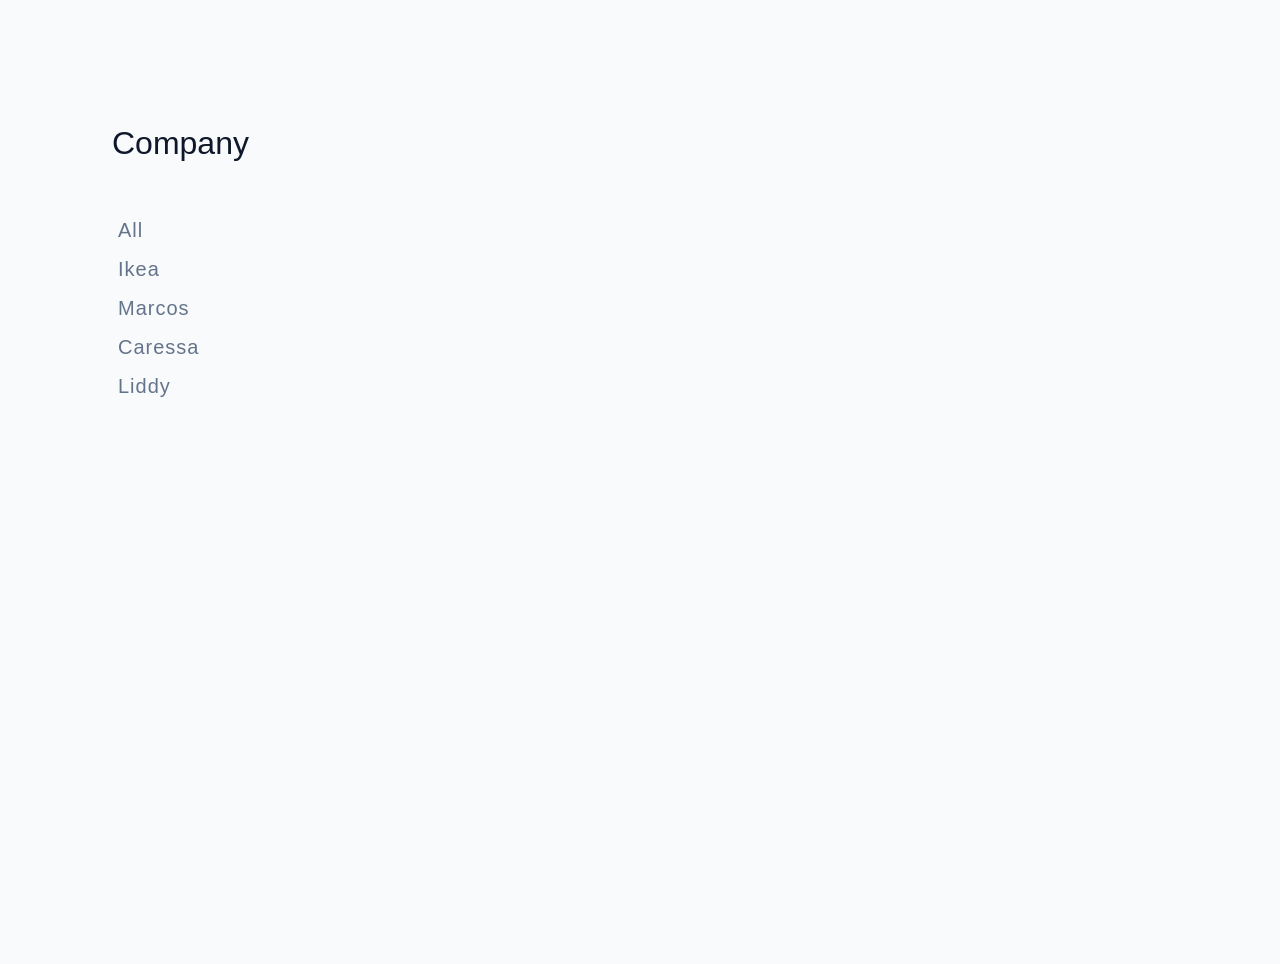
<file: index.html>
<!DOCTYPE html>
<html lang="en">
  <head>
    <meta charset="UTF-8" />
    <meta http-equiv="X-UA-Compatible" content="IE=edge" />
    <meta name="viewport" content="width=device-width, initial-scale=1.0" />
    <title>209417012ProductsApi</title>
    <link rel="stylesheet" href="./css/p4_12.css" />
  </head>
  <body>
    <section class="main-section">
      <div class="filter-left">
        <div class="left-content">
            <!-- categories -->
            <h4>Company</h4>
            <article class="companies">
              <button class="company-btn">all</button>
              <button class="company-btn">ikea</button>
              <button class="company-btn">marcos</button>
              <button class="company-btn">caressa</button>
              <button class="company-btn">liddy</button>
            </article>
          </div>
        </div>
      </div>
      <div class="products-right">
        <div class="products-container">
          
        </div>
      </div>
      </div>
    </section>
    <script src="./js/app_12.js"></script>
  </body>
</html>
</file>
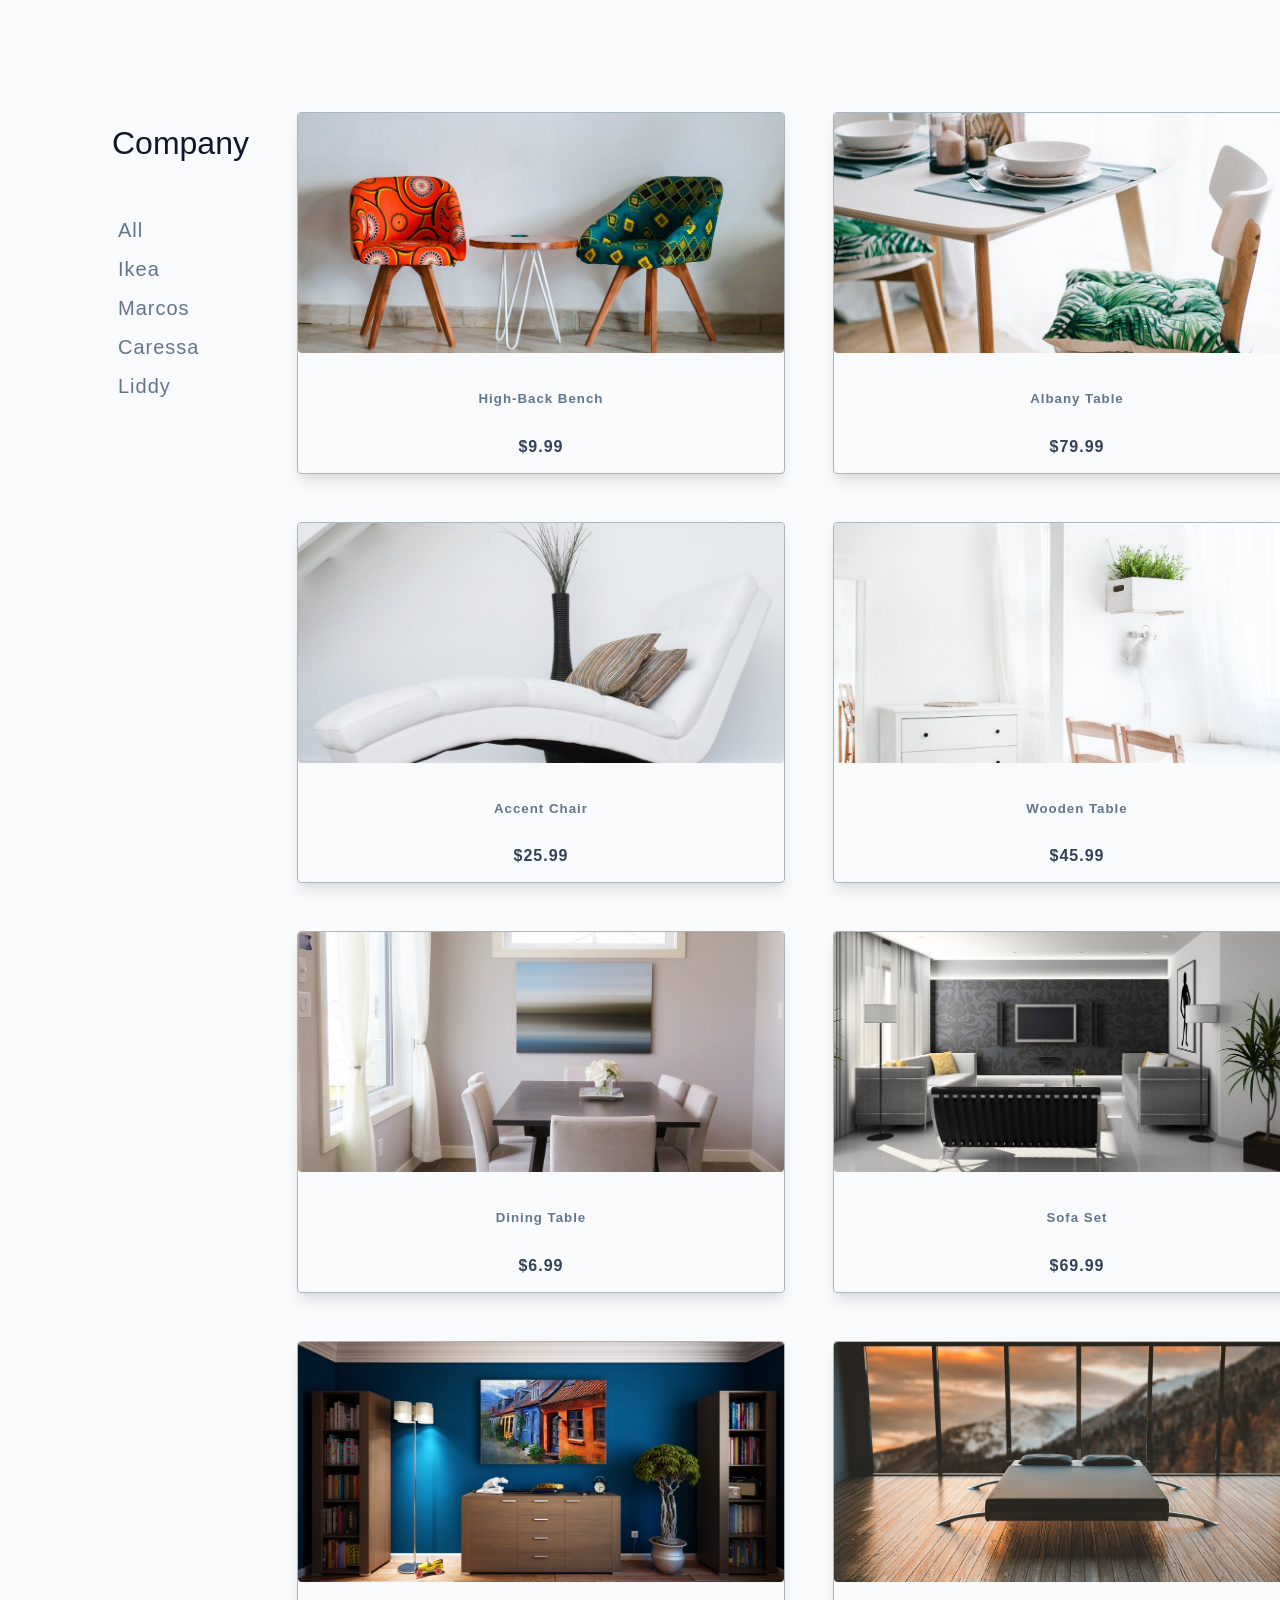
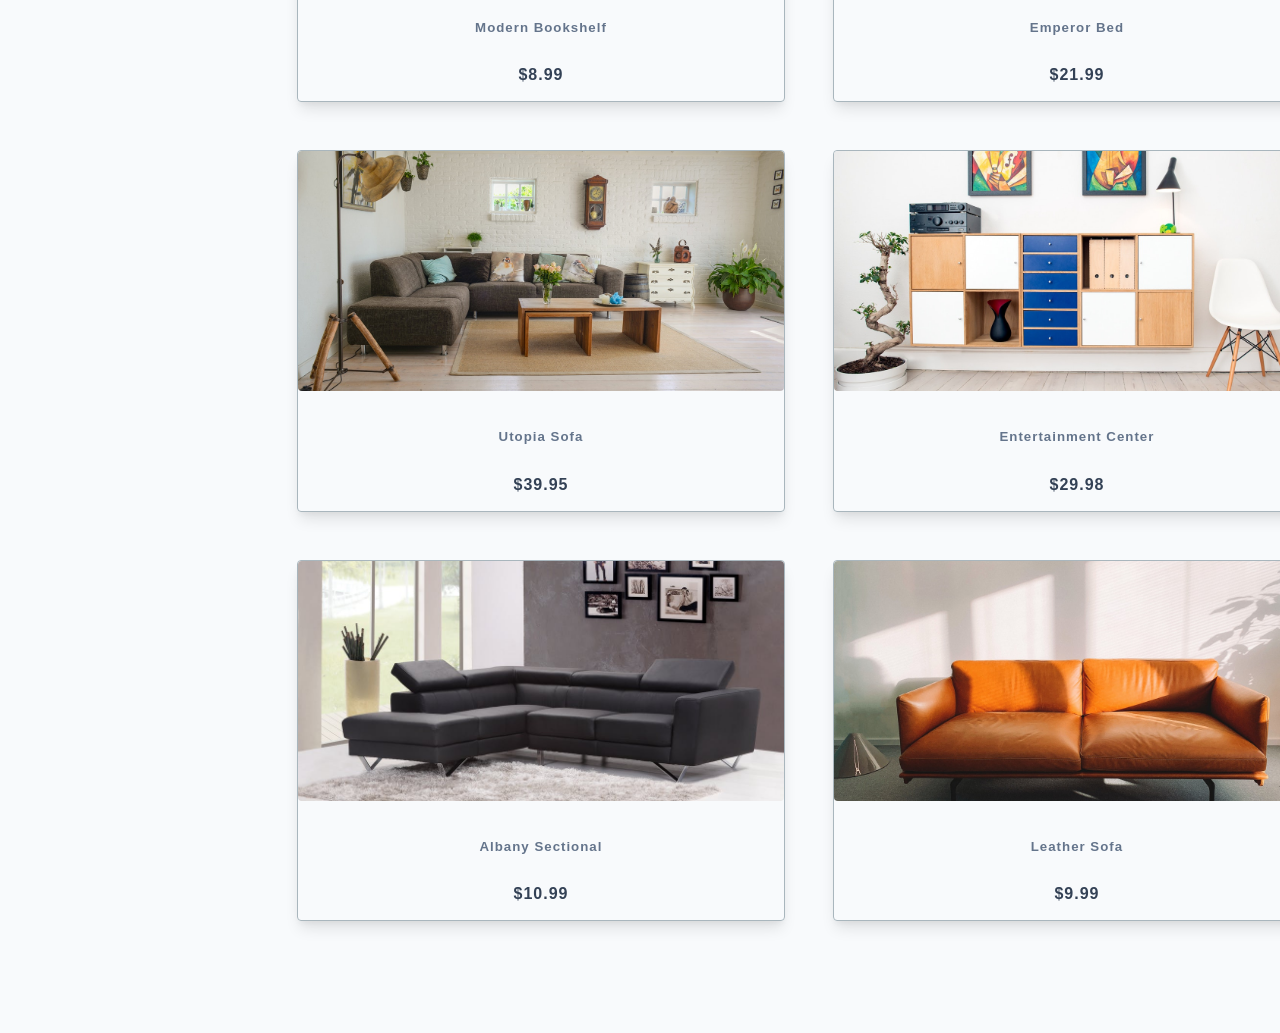
<file: p4_12.html>
<!DOCTYPE html>
<html lang="en">
  <head>
    <meta charset="UTF-8" />
    <meta http-equiv="X-UA-Compatible" content="IE=edge" />
    <meta name="viewport" content="width=device-width, initial-scale=1.0" />
    <title>P1</title>
    <link rel="stylesheet" href="./css/p4_12.css" />
  </head>
  <body>
    <section class="main-section">
      <div class="filter-left">
        <div class="left-content">
            <!-- categories -->
            <h4>Company</h4>
            <article class="companies">
              <button class="company-btn">all</button>
              <button class="company-btn">ikea</button>
              <button class="company-btn">marcos</button>
              <button class="company-btn">caressa</button>
              <button class="company-btn">liddy</button>
            </article>
          </div>
        </div>
      </div>
      <div class="products-right">
        <div class="products-container">
          <div class="single-product">
              <img
                src="./images/product-1.jpg"
                class="single-product-img img"
                alt="high-back bench"
              />
              <footer>
                <h5 class="name">high-back bench</h5>
                <span class="price">$9.99</span>
              </footer>
            </div>
            <div class="single-product">
              <img src="./images/product-2.jpg" class="single-product-img img" alt="albany table">
              <footer>
                <h5 class="name">albany table</h5>
                <span class="price">$79.99</span>
              </footer>
            </div>
            <div class="single-product">
              <img src="./images/product-3.jpg" class="single-product-img img" alt="accent chair">
              <footer>
                <h5 class="name">accent chair</h5>
                <span class="price">$25.99</span>
              </footer>
            </div>
            <div class="single-product">
              <img src="./images/product-4.jpg" class="single-product-img img" alt="wooden table">
              <footer>
                <h5 class="name">wooden table</h5>
                <span class="price">$45.99</span>
              </footer>
            </div>
            <div class="single-product">
              <img src="./images/product-5.jpg" class="single-product-img img" alt="dining table">
              <footer>
                <h5 class="name">dining table</h5>
                <span class="price">$6.99</span>
              </footer>
            </div>
            <div class="single-product">
              <img src="./images/product-6.jpg" class="single-product-img img" alt="sofa set">
              <footer>
                <h5 class="name">sofa set</h5>
                <span class="price">$69.99</span>
              </footer>
            </div>
            <div class="single-product tile-7">
              <img
                src="./images/product-7.jpg"
                class="single-product-img img"
                alt="modern bookshelf"
              />
              <footer>
                <h5 class="name">modern bookshelf</h5>
                <span class="price">$8.99</span>
              </footer>
            </div>
            <div class="single-product tile-8">
              <img
                src="./images/product-8.jpg"
                class="single-product-img img"
                alt="emperor bed"
              />
              <footer>
                <h5 class="name">emperor bed</h5>
                <span class="price">$21.99</span>
              </footer>
            </div>
            <div class="single-product tile-9">
              <img
                src="./images/product-9.jpg"
                class="single-product-img img"
                alt="utopia sofa"
              />
              <footer>
                <h5 class="name">utopia sofa</h5>
                <span class="price">$39.95</span>
              </footer>
            </div>
            <div class="single-product tile-10">
              <img
                src="./images/product-10.jpg"
                class="single-product-img img"
                alt="entertainment center"
              />
              <footer>
                <h5 class="name">entertainment center</h5>
                <span class="price">$29.98</span>
              </footer>
            </div>
            <div class="single-product tile-11">
              <img
                src="./images/product-11.jpg"
                class="single-product-img img"
                alt="albany sectional"
              />
              <footer>
                <h5 class="name">albany sectional</h5>
                <span class="price">$10.99</span>
              </footer>
            </div>
            <div class="single-product tile-12">
              <img
                src="./images/product-12.jpg"
                class="single-product-img img"
                alt="leather sofa"
              />
              <footer>
                <h5 class="name">leather sofa</h5>
                <span class="price">$9.99</span>
              </footer>
            </div>
      </div>
      </div>
    </section>
  </body>
</html>
</file>
<file: css/p4_12.css>
*,
::after,
::before {
  box-sizing: border-box;
}

html {
  font-size: 100%;
} /*16px*/
:root {
  /* colors */
  --primary-100: #e2e0ff;
  --primary-200: #c1beff;
  --primary-300: #a29dff;
  --primary-400: #837dff;
  --primary-500: #645cff;
  --primary-600: #504acc;
  --primary-700: #3c3799;
  --primary-800: #282566;
  --primary-900: #141233;
  /* grey */
  --grey-50: #f8fafc;
  --grey-100: #f1f5f9;
  --grey-200: #e2e8f0;
  --grey-300: #cbd5e1;
  --grey-400: #94a3b8;
  --grey-500: #64748b;
  --grey-600: #475569;
  --grey-700: #334155;
  --grey-800: #1e293b;
  --grey-900: #0f172a;
  /* rest of the colors */
  --black: #222;
  --white: #fff;
  --red-light: #f8d7da;
  --red-dark: #842029;
  --green-light: #d1e7dd;
  --green-dark: #0f5132;
  /* fonts  */
  --small-text: 0.875rem;
  --extra-small-text: 0.7em;
  /* rest of the vars */
  --backgroundColor: var(--grey-50);
  --textColor: var(--grey-900);
  --borderRadius: 0.25rem;
  --letterSpacing: 1px;
  --transition: 0.3s ease-in-out all;
  --max-width: 1120px;
  --fixed-width: 600px;
  /* box shadow*/
  --shadow-1: 0 1px 3px 0 rgba(0, 0, 0, 0.1), 0 1px 2px 0 rgba(0, 0, 0, 0.06);
  --shadow-2: 0 4px 6px -1px rgba(0, 0, 0, 0.1),
    0 2px 4px -1px rgba(0, 0, 0, 0.06);
  --shadow-3: 0 10px 15px -3px rgba(0, 0, 0, 0.1),
    0 4px 6px -2px rgba(0, 0, 0, 0.05);
  --shadow-4: 0 20px 25px -5px rgba(0, 0, 0, 0.1),
    0 10px 10px -5px rgba(0, 0, 0, 0.04);
}

body {
  background: var(--backgroundColor);
  font-family: -apple-system, BlinkMacSystemFont, "Segoe UI", Roboto, Oxygen, Ubuntu, Cantarell, "Open Sans", "Helvetica Neue", sans-serif;
  font-weight: 400;
  line-height: 1.75;
  color: var(--textColor);
}

/*
===================
Product
===================
*/
.main-section {
  min-height: 100vh;
  width: 90vw;
  margin: 2rem auto;
  display: grid;
  grid-template-columns: 15fr 85fr;
}
.main-section .filter-left {
  height: 100%;
}
.main-section .filter-left .left-content {
  padding: 2.5rem 3rem;
}
.main-section .filter-left .left-content h4 {
  font-weight: 500;
  font-size: 2rem;
}
.main-section .filter-left .left-content .company-btn {
  display: block;
  margin: 0.25rem 0;
  padding: 0.25rem;
  background-color: transparent;
  border-color: transparent;
  font-size: 1.25rem;
  text-transform: capitalize;
  cursor: pointer;
  color: var(--grey-500);
  letter-spacing: var(--letterSpacing);
}
.main-section .filter-left .left-content .company-btn:hover {
  color: var(--grey-800);
}
.main-section .products-right {
  height: 100%;
}
.main-section .products-container {
  width: 80vw;
  display: grid;
  grid-template-columns: repeat(auto-fit, minmax(20rem, 1fr));
  justify-content: center;
  align-items: center;
  margin: 5rem auto;
  gap: 3rem;
}
.main-section .products-container .single-product {
  border: 1px solid #a9b6bd;
  border-radius: var(--borderRadius);
  box-shadow: var(--shadow-3);
}
.main-section .products-container .single-product footer {
  padding: 0.75rem 0;
  text-align: center;
}
.main-section .products-container .single-product footer .name {
  text-transform: capitalize;
  letter-spacing: var(--letterSpacing);
  color: var(--grey-500);
}
.main-section .products-container .single-product footer .price {
  color: var(--grey-700);
  font-weight: 700;
  font-size: 1rem;
  letter-spacing: var(--letterSpacing);
}
.main-section .products-container .single-product-img {
  display: block;
  width: 100%;
  height: 15rem;
  object-fit: cover;
  border-radius: var(--borderRadius);
}

/*# sourceMappingURL=p4_xx.css.map */
</file>
